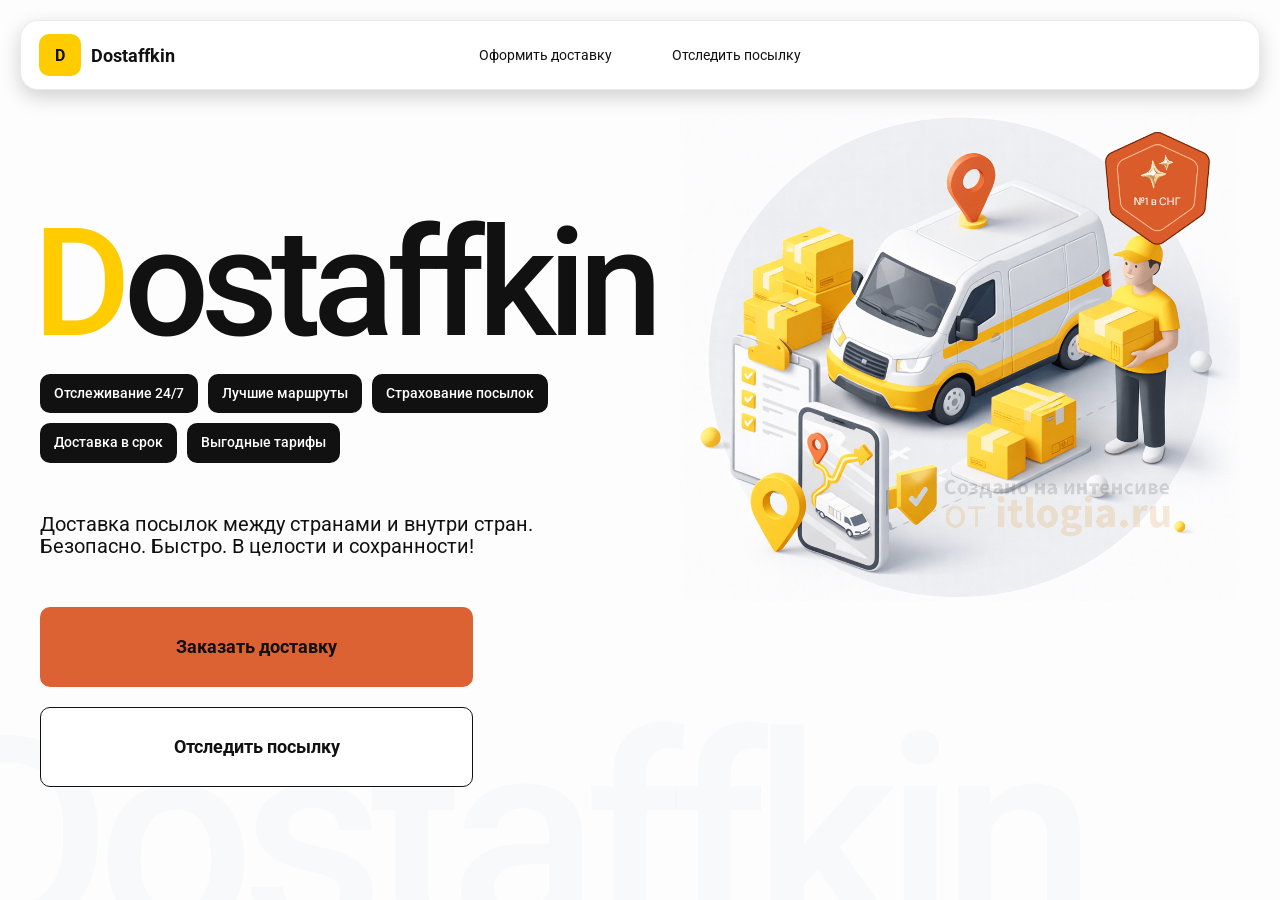
<file: index.html>
<!doctype html>
<html lang="ru">

<head>
    <meta charset="utf-8" />
    <meta name="viewport" content="width=device-width,initial-scale=1,maximum-scale=1,user-scalable=0" />
    <title>Dostaffkin — Доставка посылок между странами и внутри стран. Безопасно. Быстро. В целости и сохранности!
    </title>

    <link href="styles/base_adaptive.css" rel="stylesheet" />
    <link href="styles/base.css" rel="stylesheet" />
    <link href="styles/index.css" rel="stylesheet" />
    <link href="styles/index_adaptive.css" rel="stylesheet" />
</head>

<body>
    <div class="container">
        <header class="header">
            <a class="header-brand" href="#">
                <div class="header-logo">D</div>
                <div class="header-title">Dostaffkin</div>
            </a>
            <nav class="header-menu">
                <a class="header-link" href="./order.html">Оформить <span>доставку</span></a>
                <a class="header-link" href="./track.html">Отследить <span>посылку</span></a>
            </nav>
        </header>
        <main class="main">
            <section class="main-info">
                <div class="main-title">
                    <span>D</span>ostaffkin
                </div>
                <div class="main-features">
                    <div class="main-feature">Отслеживание 24/7</div>
                    <div class="main-feature">Лучшие маршруты</div>
                    <div class="main-feature">Страхование посылок</div>
                    <div class="main-feature">Доставка в срок</div>
                    <div class="main-feature">Выгодные тарифы</div>
                </div>
                <div class="main-description">
                    Доставка посылок между странами и внутри стран.
                    Безопасно. Быстро. В целости и сохранности!
                </div>
                <div class="main-actions">
                    <a class="button" type="button" href="./order.html">Заказать доставку</a>
                    <a class="button button-white" type="button" href="./track.html">Отследить посылку</a>
                </div>
            </section>
            <div class="main-title-ghost">Dostaffkin</div>
            <section class="main-image">
                <img src="images/main-image.png" alt="Main image" />
            </section>
        </main>
    </div>

</body>

</html>
</file>
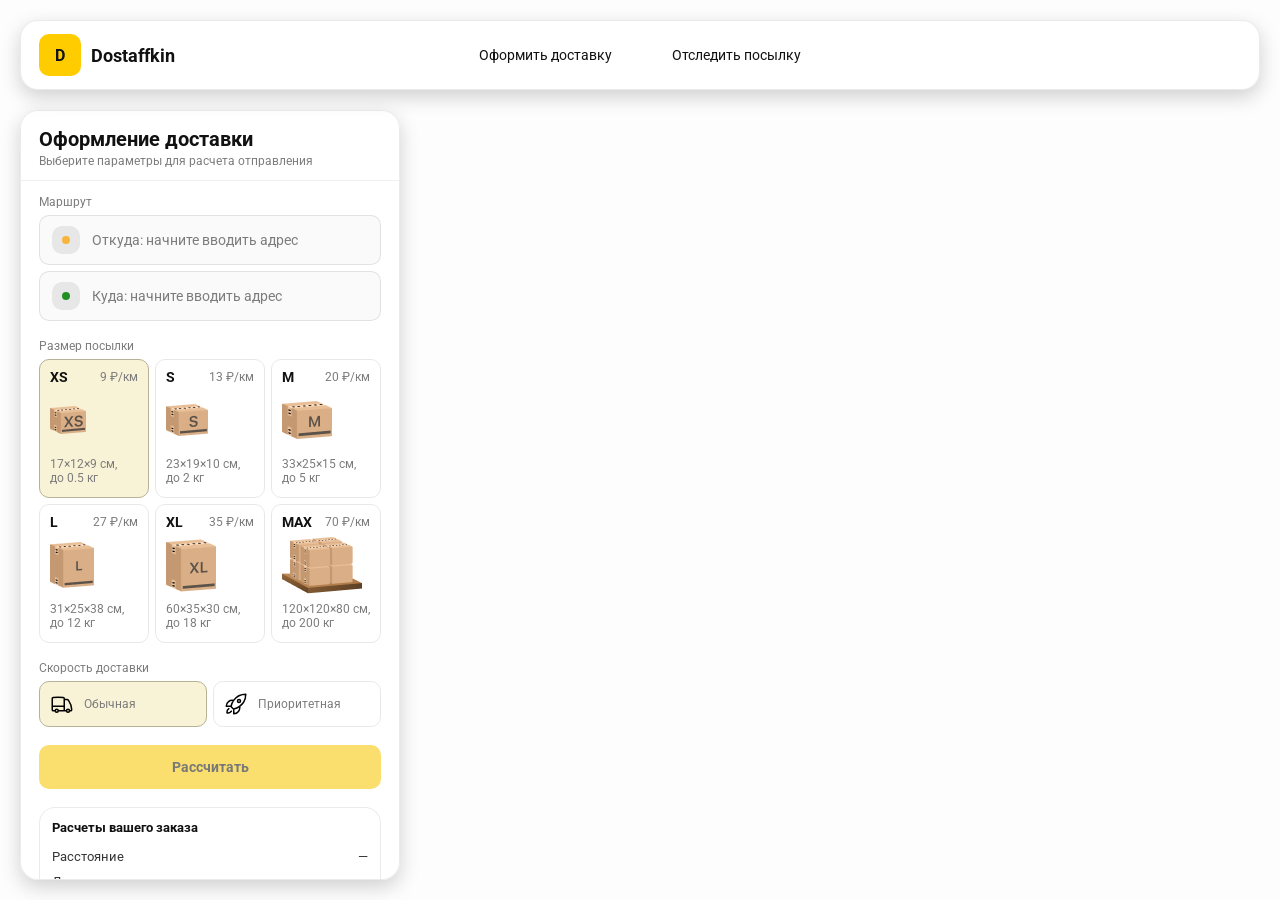
<file: order.html>
<!doctype html>
<html lang="ru">

<head>
    <meta charset="utf-8" />
    <meta name="viewport" content="width=device-width,initial-scale=1,maximum-scale=1,user-scalable=0" />
    <title>Оформление доставки</title>

    <link rel="stylesheet" href="styles/base.css" />
    <link rel="stylesheet" href="styles/base_adaptive.css" />

    <link rel="stylesheet" href="styles/order.css" />
    <link rel="stylesheet" href="styles/order_adaptive.css" />

    <script src="https://api-maps.yandex.ru/2.1/?lang=ru_RU&apikey=def09633-926c-4c73-a2c3-1ad1e8bbec45&suggest_apikey=924c829b-5ad7-4ebc-907a-889b54eb7ece" type="text/javascript"></script>
</head>

<body>
    <div id="map"></div>

    <header class="header">
        <a class="header-brand" href="./index.html">
            <div class="header-logo">D</div>
            <div class="header-title">Dostaffkin</div>
        </a>
        <nav class="header-menu">
            <a class="header-link" href="#">Оформить <span>доставку</span></a>
            <a class="header-link" href="./track.html">Отследить <span>посылку</span></a>
        </nav>
    </header>

    <aside class="main" id="sidebar">
        <div class="main-header">
            <div class="main-title">Оформление доставки</div>
            <div class="main-text">Выберите параметры для расчета отправления</div>
        </div>
        <div class="main-content">
            <div class="main-route">
                <div class="main-block-title">Маршрут</div>
                <div class="main-fields">
                    <div class="main-field" id="fromField">
                        <div class="main-pin"></div>
                        <input id="from" placeholder="Откуда: начните вводить адрес" autocomplete="off" />
                        <div class="main-ac" id="fromAc" role="listbox" aria-label="Подсказки адресов"></div>
                    </div>

                    <div class="main-field" id="toField">
                        <div class="main-pin"></div>
                        <input id="to" placeholder="Куда: начните вводить адрес" autocomplete="off" />
                        <div class="main-ac" id="toAc" role="listbox" aria-label="Подсказки адресов"></div>
                    </div>
                </div>
            </div>
            <div class="main-package">
                <div class="main-block-title">Размер посылки</div>

                <div class="main-sizes">
                    <div class="main-size-card is-active" data-value="xs">
                        <div class="main-size-top">
                            <div class="main-size-label">XS</div>
                            <div class="main-size-rate">9 ₽/км</div>
                        </div>
                        <div class="main-size-media">
                            <img src="images/sizes/xs.png" alt="Короб XS" />
                        </div>
                        <div class="main-size-description">17×12×9 см,<br>до 0.5 кг</div>
                    </div>

                    <div class="main-size-card" data-value="s">
                        <div class="main-size-top">
                            <div class="main-size-label">S</div>
                            <div class="main-size-rate">13 ₽/км</div>
                        </div>
                        <div class="main-size-media">
                            <img src="images/sizes/s.png" alt="Короб S" />
                        </div>
                        <div class="main-size-description">23×19×10 см,<br>до 2 кг</div>
                    </div>

                    <div class="main-size-card" data-value="m">
                        <div class="main-size-top">
                            <div class="main-size-label">M</div>
                            <div class="main-size-rate">20 ₽/км</div>
                        </div>
                        <div class="main-size-media">
                            <img src="images/sizes/m.png" alt="Короб M" />
                        </div>
                        <div class="main-size-description">33×25×15 см,<br>до 5 кг</div>
                    </div>

                    <div class="main-size-card" data-value="l">
                        <div class="main-size-top">
                            <div class="main-size-label">L</div>
                            <div class="main-size-rate">27 ₽/км</div>
                        </div>
                        <div class="main-size-media">
                            <img src="images/sizes/l.png" alt="Короб L" />
                        </div>
                        <div class="main-size-description">31×25×38 см,<br>до 12 кг</div>
                    </div>

                    <div class="main-size-card" data-value="xl">
                        <div class="main-size-top">
                            <div class="main-size-label">XL</div>
                            <div class="main-size-rate">35 ₽/км</div>
                        </div>
                        <div class="main-size-media">
                            <img src="images/sizes/xl.png" alt="Короб XL" />
                        </div>
                        <div class="main-size-description">60×35×30 см,<br>до 18 кг</div>
                    </div>

                    <div class="main-size-card" data-value="max">
                        <div class="main-size-top">
                            <div class="main-size-label">MAX</div>
                            <div class="main-size-rate">70 ₽/км</div>
                        </div>
                        <div class="main-size-media main-size-media-palleta">
                            <img src="images/sizes/max.png" alt="Паллета" />
                        </div>
                        <div class="main-size-description">120×120×80 см,<br>до 200 кг</div>
                    </div>
                </div>
            </div>

            <div class="main-speed">
                <div class="main-block-title">Скорость доставки</div>

                <div class="main-speeds">
                    <div class="main-speed-card is-active" data-value="regular">
                        <img class="main-speed-media" src="images/icons/regular.svg" alt="Regular" />
                        <div class="main-speed-description">Обычная</div>
                    </div>
                    <div class="main-speed-card" data-value="fast">
                        <img class="main-speed-media" src="images/icons/fast.svg" alt="Fast" />
                        <div class="main-speed-description">Приоритетная</div>
                    </div>

                </div>
            </div>

            <div class="main-calculate-block">
                <button id="calc" class="button calculate-button" type="button" disabled>Рассчитать</button>
            </div>
            <div class="main-result" id="result">
                <div class="main-result-title">Расчеты вашего заказа</div>
                <div class="main-result-lines">
                    <div class="main-result-line"><span>Расстояние</span><span id="distanceValue">—</span></div>
                    <div class="main-result-line"><span>Доставим через</span><span id="durationValue">—</span></div>
                    <div class="main-result-line"><span>Тариф</span><span id="rateValue">—</span></div>
                </div>
                <div class="main-price">
                    <div class="main-price-label">Итого</div>
                    <div class="main-price-value" id="totalValue">—</div>
                </div>
            </div>
            <div class="main-order-box">
                <div class="main-order-form" id="orderForm">
                    <div class="main-order-title">Оформление доставки</div>
                    <div class="main-block-info-row">
                        <div class="main-block-title">Контакты</div>
                        <div class="order-fields">
                            <div class="main-field">
                                <input id="customerName" placeholder="Ваше имя" autocomplete="off" />
                            </div>
                            <div class="main-field">
                                <input id="customerPhone" placeholder="Ваш телефон" autocomplete="off"
                                    inputmode="tel" />
                            </div>
                        </div>
                    </div>
                    <div class="main-block-info-row extra-info">
                        <div class="main-block-title">Дополнительная информация</div>
                        <div class="main-field textarea">
                            <textarea id="comment" placeholder="Детали доставки и комментарии"></textarea>
                        </div>
                    </div>
                    <button id="submit" class="button main-submit-request" type="button" disabled>Отправить
                        заявку
                    </button>
                </div>

                <div class="main-order-success" id="orderSuccess">
                    <div class="main-success-icon">✓</div>
                    <div class="main-success-title">Заявка отправлена!</div>
                    <div class="main-success-title">Номер отправления – <span id="orderId"></span></div>
                    <div class="main-success-subtitle">Мы скоро свяжемся с вами</div>
                </div>
            </div>
        </div>
    </aside>

    <script src="scripts/order.js"></script>
</body>

</html>
</file>
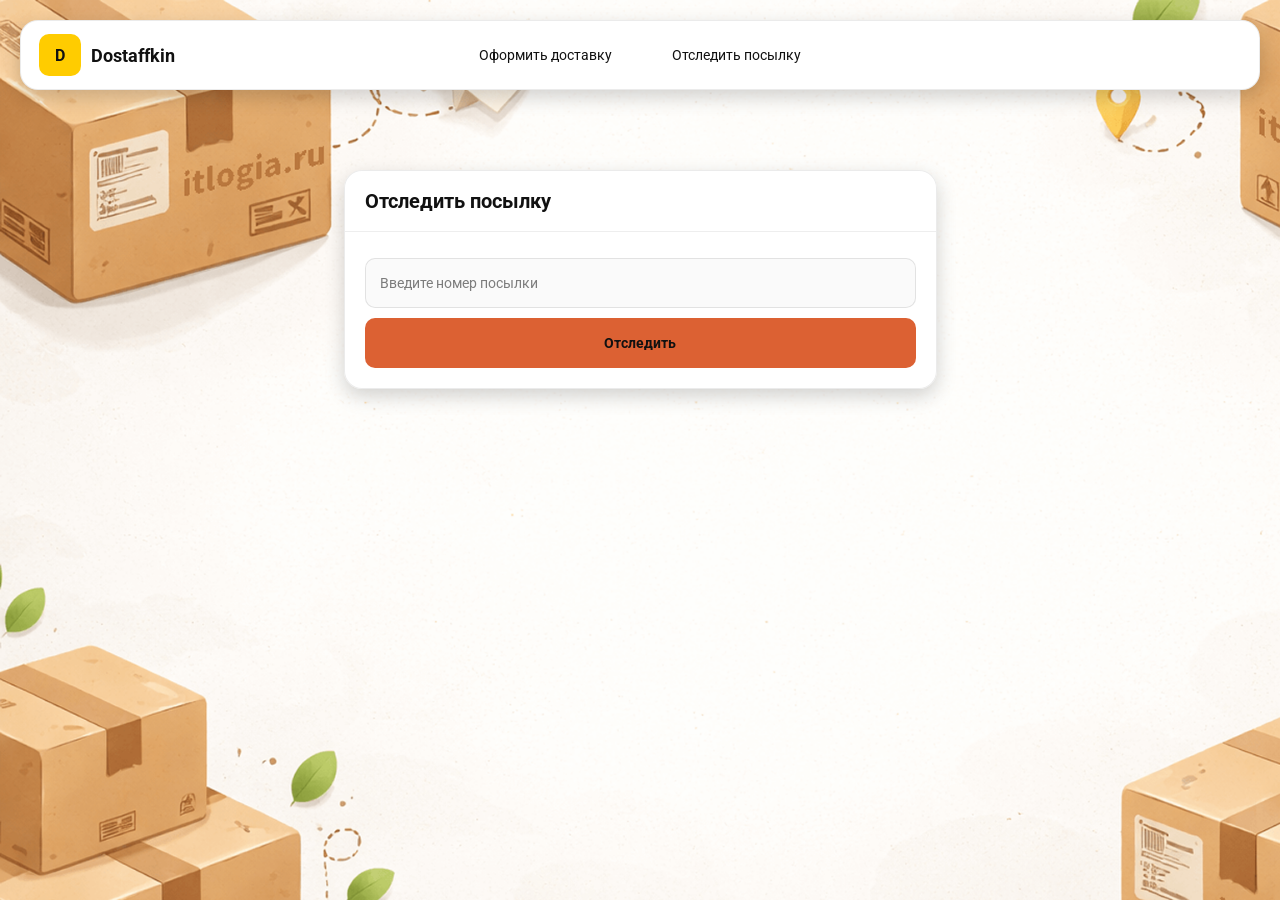
<file: track.html>
<!doctype html>
<html lang="ru">

<head>
    <meta charset="utf-8" />
    <meta name="viewport" content="width=device-width,initial-scale=1,maximum-scale=1,user-scalable=0" />
    <title>Отследить посылку</title>
    <link rel="stylesheet" href="styles/base.css" />
    <link rel="stylesheet" href="styles/base_adaptive.css" />

    <link rel="stylesheet" href="styles/track.css" />
    <link rel="stylesheet" href="styles/track_adaptive.css" />
</head>

<body>
    <div class="container">
        <header class="header">
            <a class="header-brand" href="./index.html">
                <div class="header-logo">D</div>
                <div class="header-title">Dostaffkin</div>
            </a>
            <nav class="header-menu">
                <a class="header-link" href="./order.html">Оформить <span>доставку</span></a>
                <a class="header-link" href="#">Отследить <span>посылку</span></a>
            </nav>
        </header>
        <main class="track-content">
            <section class="track-card track-search">
                <div class="track-title">Отследить посылку</div>
                <div class="track-action">
                    <div class="main-field track-field">
                        <input id="trackNumber" placeholder="Введите номер посылки" autocomplete="off" />
                    </div>
                    <button id="trackButton" class="button track-button" type="button">Отследить</button>
                </div>
            </section>
            <section class="track-card track-result" id="trackResult">
                <div class="track-result-header">
                    <div class="track-id" id="trackIdValue"></div>
                    <div class="track-routes">
                        <div class="track-route">
                            <div class="track-route-pin">
                                <svg xmlns="http://www.w3.org/2000/svg" fill="none" viewBox="0 0 24 24"
                                    stroke-width="1.5" stroke="orange" class="size-6">
                                    <path stroke-linecap="round" stroke-linejoin="round"
                                        d="M15 10.5a3 3 0 1 1-6 0 3 3 0 0 1 6 0Z" />
                                    <path stroke-linecap="round" stroke-linejoin="round"
                                        d="M19.5 10.5c0 7.142-7.5 11.25-7.5 11.25S4.5 17.642 4.5 10.5a7.5 7.5 0 1 1 15 0Z" />
                                </svg>
                            </div>
                            <div class="track-route-address" id="trackFromValue">
                                Откуда: Москва, улица Арбат, 1
                            </div>
                        </div>
                        <div class="track-route track-route-arrow">
                            <svg xmlns="http://www.w3.org/2000/svg" fill="none" viewBox="0 0 24 24" stroke-width="1.5"
                                stroke="currentColor" class="size-6">
                                <path stroke-linecap="round" stroke-linejoin="round"
                                    d="M19.5 13.5 12 21m0 0-7.5-7.5M12 21V3" />
                            </svg>
                        </div>
                        <div class="track-route">
                            <div class="track-route-pin">
                                <svg xmlns="http://www.w3.org/2000/svg" fill="none" viewBox="0 0 24 24"
                                    stroke-width="1.5" stroke="green" class="size-6">
                                    <path stroke-linecap="round" stroke-linejoin="round"
                                        d="M15 10.5a3 3 0 1 1-6 0 3 3 0 0 1 6 0Z" />
                                    <path stroke-linecap="round" stroke-linejoin="round"
                                        d="M19.5 10.5c0 7.142-7.5 11.25-7.5 11.25S4.5 17.642 4.5 10.5a7.5 7.5 0 1 1 15 0Z" />
                                </svg>
                            </div>
                            <div class="track-route-address" id="trackToValue">
                                Куда: Минск, проспект Независимости, 58
                            </div>
                        </div>
                    </div>
                </div>
                <div class="track-info">
                    <div class="track-status-title">Статус данной посылки:</div>
                    <div class="track-status-list" id="trackStatusList">
    
                    </div>
                </div>
            </section>
        </main>
    </div>

    <script src="scripts/track.js"></script>
</body>

</html>
</file>
<file: styles/base_adaptive.css>
@media (max-width: 767px) {
    .header {
        left: 10px;
        right: 10px;
        top: 10px;
    }

    .header-link span {
        display: none;
    }

    .header-menu {
        gap: 20px;
        justify-content: flex-start;
        margin: 0 0 0 30px;
        position: static;
        transform: none;
    }
}

@media (max-width: 420px) {
    .header-title {
        display: none;
    }
}

@media (max-width: 374px) {
    .header-menu {
        gap: 10px;
        margin: 0 0 0 10px;
    }
}
</file>
<file: styles/base.css>
*, *::before, *::after {
    box-sizing: border-box;
}

@font-face {
    font-family: "Roboto";
    src: url("../fonts/Roboto-Regular.ttf");
    font-weight: normal;
}

@font-face {
    font-family: "Roboto";
    src: url("../fonts/Roboto-Bold.ttf");
    font-weight: bold;
}

@font-face {
    font-family: "Roboto";
    src: url("../fonts/Roboto-Medium.ttf");
    font-weight: 500;
}

html, body {
    margin: 0;
    color: #111111;
    font-family: "Roboto", sans-serif;
}

body {
    background: #FDFDFD;
}


.header {
    border-radius: 18px;
    box-shadow: 0 7px 20px 0 #0000002E;
    backdrop-filter: blur(10px);
    background: #ffffff;
    left: 20px;
    border: 1px solid rgba(0, 0, 0, 0.08);
    position: fixed;
    right: 20px;
    top: 20px;
    padding: 14px 18px;
    height: 70px;
    display: flex;
    align-items: center;
    z-index: 6;
}

.header-brand {
    display: flex;
    align-items: center;
    text-decoration: none;
    gap: 10px;
}

.header-logo {
    width: 42px;
    height: 42px;
    border-radius: 10px;
    background: #FFCC00;
    display: grid;
    place-items: center;
    font-weight: bold;
    color: #111;
}

.header-title {
    font-size: 18px;
    font-weight: bold;
    color: #111111;
    text-decoration: none;
}

.header-menu {
    display: flex;
    align-items: center;
    gap: 60px;
    margin: 0;
    position: absolute;
    left: 50%;
    transform: translateX(-50%);
}

.header-link {
    font-size: 14px;
    color: #111111;
    text-decoration: none;
}

.button {
    border: 0;
    outline: none;
    height: 44px;
    border-radius: 10px;
    font-size: 14px;
    font-weight: bold;
    cursor: pointer;
    font-family: inherit;
    transition: transform .08s ease, opacity .12s ease;
    background: #DC6133;
    color: #111111;
    text-align: center;
    text-decoration: none;
}

.button:hover {
    background-color: #E5BC19;
}

.button:disabled {
    cursor: not-allowed;
    background-color: #FADE6E;
    color: #787878;
    transform: none;
}

.button.button-white {
    background: #ffffff;
    border: 1px solid #111111;
}

.button.button-white:hover {
    background: rgb(241 241 241);
}

.main-field {
    display: flex;
    align-items: center;
    margin-top: 6px;
    gap: 10px;
    border: 1px solid #1111111A;
    background: #FAFAFA;
    border-radius: 10px;
    padding: 10px 12px;
    position: relative;
    box-sizing: border-box;
    height: 50px;
}

.main-field.textarea {
    height: auto;
}

.main-pin {
    width: 28px;
    height: 28px;
    border-radius: 10px;
    background: rgba(17, 17, 17, 0.08);
    display: grid;
    place-items: center;
    flex: 0 0 auto;
    position: relative;
}

.main-pin::before {
    content: "";
    width: 8px;
    height: 8px;
    border-radius: 999px;
    background: orange;
    opacity: .75;
    display: block;
}

.main-field:last-child .main-pin::before {
    background: green;
    opacity: .85;
}

input, textarea {
    width: 100%;
    border: 0;
    outline: none;
    background: transparent;
    font-size: 14px;
    color: #111111;
    font-family: inherit;
}

textarea {
    resize: vertical;
    min-height: 72px;
    padding: 2px 0;
}

input::placeholder, textarea::placeholder {
    color: #7C7C7C;
}

.main-field:focus-within {
    border-color: rgba(0, 0, 0, 0.20);
    box-shadow: 0 0 0 4px rgba(255, 204, 0, 0.35);
    background: rgba(255, 255, 255, 0.75);
}
</file>
<file: styles/index.css>
.container {
    overflow: hidden;
    min-height: 100vh;
}

.main {
    padding: 111px 40px 40px;
    position: relative;
    display: flex;
}

.main-info {
    max-width: 840px;
    width: 100%;
    position: relative;
}

.main-title {
    margin-top: 98px;
    font-weight: 500;
    font-size: 200px;
    line-height: 1;
    letter-spacing: -0.05em;
    color: #111111;
    left: -15px;
    position: relative;
}

.main-title span {
    color: #ffcc00;
}

.main-features {
    margin-top: 15px;
    display: flex;
    flex-wrap: wrap;
    gap: 10px;
}

.main-feature {
    background: #111111;
    color: #ffffff;
    padding: 12px 14px;
    font-weight: 500;
    font-size: 14px;
    line-height: 1.1;
    border-radius: 10px;
}

.main-description {
    margin-top: 50px;
    max-width: 500px;
    font-size: 20px;
    line-height: 1.1;
    color: #111111;
}

.main-actions {
    margin-top: 50px;
    display: flex;
    flex-direction: column;
    gap: 20px;
}

.main-actions .button {
    height: 80px;
    width: 433px;
    font-size: 18px;
    font-weight: bold;
    place-items: center;
    display: grid;
}

.main-title-ghost {
    position: absolute;
    z-index: -1;
    left: -70px;
    bottom: -150px;
    font-weight: 500;
    font-size: 278px;
    line-height: 1;
    letter-spacing: -0.05em;
    color: #ECEDF04D;
}

.main-image {
    width: 1024px;
    top: 100px;
    z-index: -2;
}

.main-image img {
    width: 100%;
    max-width: 1024px;
    height: auto;
    display: block;
}
</file>
<file: styles/index_adaptive.css>
@media (max-width: 1760px) {
    .main-title {
        font-size: 150px;
        left: -7px;
    }

    .main-info {
        max-width: 640px;
    }
}

@media (max-width: 1200px) {
    .main-info {
        max-width: 540px;
    }

    .main {
        padding: 111px 20px 20px;
    }

    .main-title {
        font-size: 120px;
        left: -4px;
    }

    .main-title-ghost {
        font-size: 220px;
    }
}

@media (max-width: 1024px) {
    .main-title {
        margin-top: 30px;
    }

    .main {
        flex-direction: column-reverse;
    }

    .main-image {
        max-width: 350px;
        position: absolute;
        left: 370px;
        top: 370px;
    }

    .main-info {
        max-width: 100%;
    }

    .main-actions {
        gap: 10px;
    }

    .main-actions .button {
        height: 50px;
        font-size: 14px;
        width: auto;
        max-width: 300px;
    }

    .main-description {
        max-width: 350px;
    }
}

@media (max-width: 570px) {
    .main-title {
        font-size: 88px;
    }

    .main-description {
        max-width: 100%
    }

    .main-actions {
       width: 100%;
    }

    .main-actions .button {
        width: 100%;
        max-width: 100%
    }

    .main-image {
        max-width: 650px;
        position: absolute;
        left: 170px;
        top: 70px;
        opacity: 0.2;
    }
}

@media (max-width: 400px) {
    .main-title {
        font-size: 70px;
    }
}
</file>
<file: styles/order.css>
#map {
    position: fixed;
    inset: 0;
}

.main {
    border-radius: 18px;
    box-shadow: 0 7px 20px 0 #0000002E;
    backdrop-filter: blur(10px);
    background: rgba(255, 255, 255, 0.96);
    left: 20px;
    border: 1px solid rgba(0, 0, 0, 0.08);
    position: fixed;
    top: 110px;
    bottom: 20px;
    width: 380px;
    display: flex;
    flex-direction: column;
    overflow: hidden;
    z-index: 5;
}

.main-header {
    padding: 18px 18px 12px 18px;
    border-bottom: 1px solid rgba(0, 0, 0, 0.06);
    display: flex;
    flex-direction: column;
}

.main-title {
    font-size: 20px;
    line-height: 100%;
    font-weight: bold;
}

.main-text {
    font-size: 12px;
    margin-top: 5px;
    color: #7C7C7C;
}

.main-content {
    padding: 14px 18px 18px 18px;
    overflow: auto;
    scrollbar-width: none;
    display: flex;
    flex-direction: column;
    gap: 18px;
    flex: 1;
}

.main-block-title {
    font-size: 12px;
    color: #7C7C7C;
}

.main-route .main-block-title,
.main-package .main-block-title {
    margin-bottom: 6px;
}

.main-sizes {
    display: grid;
    gap: 6px;
    grid-template-columns: repeat(3, 1fr);
}

.main-size-card {
    border: 1px solid #E8E8E7;
    background: #FFFFFF;
    border-radius: 10px;
    padding: 10px;
    cursor: pointer;
    user-select: none;
    transition: transform .08s ease, border-color .12s ease, background .12s ease;
    min-height: 139px;
}

.main-size-card:hover {
    transform: translateY(-1px);
}

.main-size-card.is-active {
    background-color: #F8F2D6;
    border-color: #B7B196;
}

.main-size-top {
    display: flex;
    align-items: center;
    justify-content: space-between;
}

.main-size-label {
    font-weight: bold;
    font-size: 14px;
    color: #111111;
    line-height: 100%;
}

.main-size-rate {
    font-size: 12px;
    color: #7C7C7C;
    line-height: 100%;
}

.main-size-media {
    margin-top: 8px;
    height: 57px;
}

.main-size-description {
    margin-top: 8px;
    font-size: 12px;
    color: #7C7C7C;
    line-height: 1.2;
}

.calculate-button {
    width: 100%;
}

.main-result {
    border: 1px solid rgba(0, 0, 0, 0.08);
    background: rgba(255, 255, 255, 0.75);
    border-radius: 16px;
    padding: 12px;
    line-height: 1.25;
}

.main-result-title {
    font-weight: bold;
    font-size: 13px;
    color: #111111;
    margin-bottom: 13px;
}

.main-result-lines {
    gap: 8px;
    display: flex;
    flex-direction: column;
}

.main-result-line {
    font-size: 13px;
    color: rgba(17, 17, 17, 0.85);
    display: flex;
    justify-content: space-between;
}

.main-price {
    margin-top: 18px;
    padding-top: 10px;
    border-top: 1px dashed rgba(0, 0, 0, 0.12);
    display: flex;
    align-items: baseline;
    justify-content: space-between;
}

.main-price-label {
    font-size: 12px;
    color: rgba(17, 17, 17, 0.55);
}

.main-price-value {
    font-size: 20px;
    font-weight: bold;
    color: #111111;
    letter-spacing: -0.3px;
}

.main-order-box {
    background: #ffffff;
    border: 1px solid #E8E8E7;
    border-radius: 10px;
    padding: 12px;
}

.main-order-title {
    margin-bottom: 8px;
    font-weight: bold;
    font-size: 14px;
    color: #111111;
}

.main-block-info {
    display: flex;
    flex-direction: column;
    gap: 6px;
}

.order-fields {
    display: grid;
    grid-template-columns: 1fr 1fr;
    column-gap: 10px;
    margin-top: 6px;
}

.main-block-info-row.extra-info {
    display: block;
    margin-top: 13px;
}

.main-submit-request {
    width: 100%;
    margin-top: 6px;
}

.main-order-success {
    display: none;
    text-align: center;
    padding: 22px 12px;
    gap: 12px;
}

.main-order-success.is-visible {
    display: flex;
    flex-direction: column;
    align-items: center;
}

.main-success-icon {
    width: 56px;
    height: 56px;
    border-radius: 50%;
    background: #16a34a;
    color: #ffffff;
    display: grid;
    place-items: center;
    font-size: 30px;
}

.main-success-title {
    font-size: 14px;
    font-weight: bold;
    color: #111111;
}

.main-success-subtitle {
    font-size: 12px;
    color: rgba(17, 17, 17, 0.55);
    line-height: 1.3;
}

.main-speed .main-block-title {
    margin-bottom: 6px;
}

.main-speeds {
    display: grid;
    gap: 6px;
    grid-template-columns: repeat(2, 1fr);
}

.main-speed-card {
    border: 1px solid #E8E8E7;
    background: #FFFFFF;
    border-radius: 10px;
    padding: 10px;
    cursor: pointer;
    user-select: none;
    transition: transform .08s ease, border-color .12s ease, background .12s ease;
    display: flex;
    align-items: center;
    gap: 10px;
}

.main-speed-card:hover {
    transform: translateY(-1px);
}

.main-speed-card.is-active {
    background-color: #F8F2D6;
    border-color: #B7B196;
}

.main-speed-description {
    font-size: 12px;
    color: #7C7C7C;
    line-height: 1.2;
}
</file>
<file: styles/order_adaptive.css>
@media (max-width: 767px) {
    .main {
        left: 10px;
        right: 10px;
        top: 50%;
        bottom: 12px;
        width: auto;
        max-width: none;
    }
}

@media (max-width: 420px) {
    .main-sizes {
        grid-template-columns: repeat(2, 1fr);
    }
}
</file>
<file: styles/track.css>
.container {
    background: #F4F4F4 url("../images/track-bg.png");
    background-size: cover;
    min-height: 100vh;
    padding: 170px 0 50px 0;
}

.track-content {
    width: 593px;
    margin: 0 auto;
}

.track-card {
    width: 100%;
    border-radius: 18px;
    box-shadow: 0 7px 20px 0 #0000002E;
    backdrop-filter: blur(10px);
    background: rgba(255, 255, 255, 0.96);
    border: 1px solid rgba(0, 0, 0, 0.08);
}

.track-title {
    font-size: 20px;
    line-height: 100%;
    font-weight: bold;
    border-bottom: 1px solid #EEEEEE;
    padding: 20px;
}

.track-action {
    padding: 20px;
}

.track-button {
    width: 100%;
    height: 50px;
}

.track-field {
    margin-bottom: 10px;
}

.track-result {
    margin-top: 5px;
    display: none;
}

.track-result.is-visible {
    display: block;
}

.track-result-header {
    font-weight: bold;
    font-size: 14px;
    color: #111111;
    padding: 20px;
    border-bottom: 1px solid #EEEEEE;
}

.track-id {
    margin-bottom: 12px;
    font-size: 20px;
}

.track-routes {
    display: flex;
    flex-direction: column;
    gap: 10px;
    font-weight: normal;
}

.track-route {
    display: flex;
    align-items: center;
    gap: 10px;
}

.track-route-pin {
    width: 24px;
    height: 24px;
    flex-shrink: 0;
}

.track-route-arrow {
    padding: 15px 0;
    width: 24px;
    height: 24px;
}

.track-info {
    padding: 20px;
}

.track-status {
    display: flex;
    align-items: center;
    font-size: 12px;
    gap: 10px;
}

.track-status-title {
    font-size: 14px;
    color: #111111;
    margin-bottom: 20px;
}

.track-status-list {
    display: flex;
    flex-direction: column;
    gap: 15px;
}

.track-status-icon {
    width: 40px;
    height: 40px;
    border-radius: 50%;
    background: rgba(17, 17, 17, 0.08);
    display: grid;
    place-items: center;
    flex: 0 0 auto;
}

.track-status.created .track-status-icon {
    background-color: #F1CB00;
}

.track-status.in-way .track-status-icon {
    background-color: #F08A11;
}

.track-status.ready .track-status-icon {
    background-color: #A35D0A;
}

.track-status.done .track-status-icon {
    background-color: #37C93B;
}

.track-status-text {
    display: flex;
    align-items: center;
    justify-content: space-between;
    color: #111111;
    font-size: 12px;
    flex: 1;
}

.track-status-date {
    color: rgba(17, 17, 17, 0.55);
}
</file>
<file: styles/track_adaptive.css>
@media (max-width: 767px) {
    .container {
        padding: 130px 0 50px 0;
    }

    .track-content {
        width: 100%;
        padding-left: 10px;
        padding-right: 10px;
    }

    .track-result-header {
        padding: 20px;
    }
}
</file>
